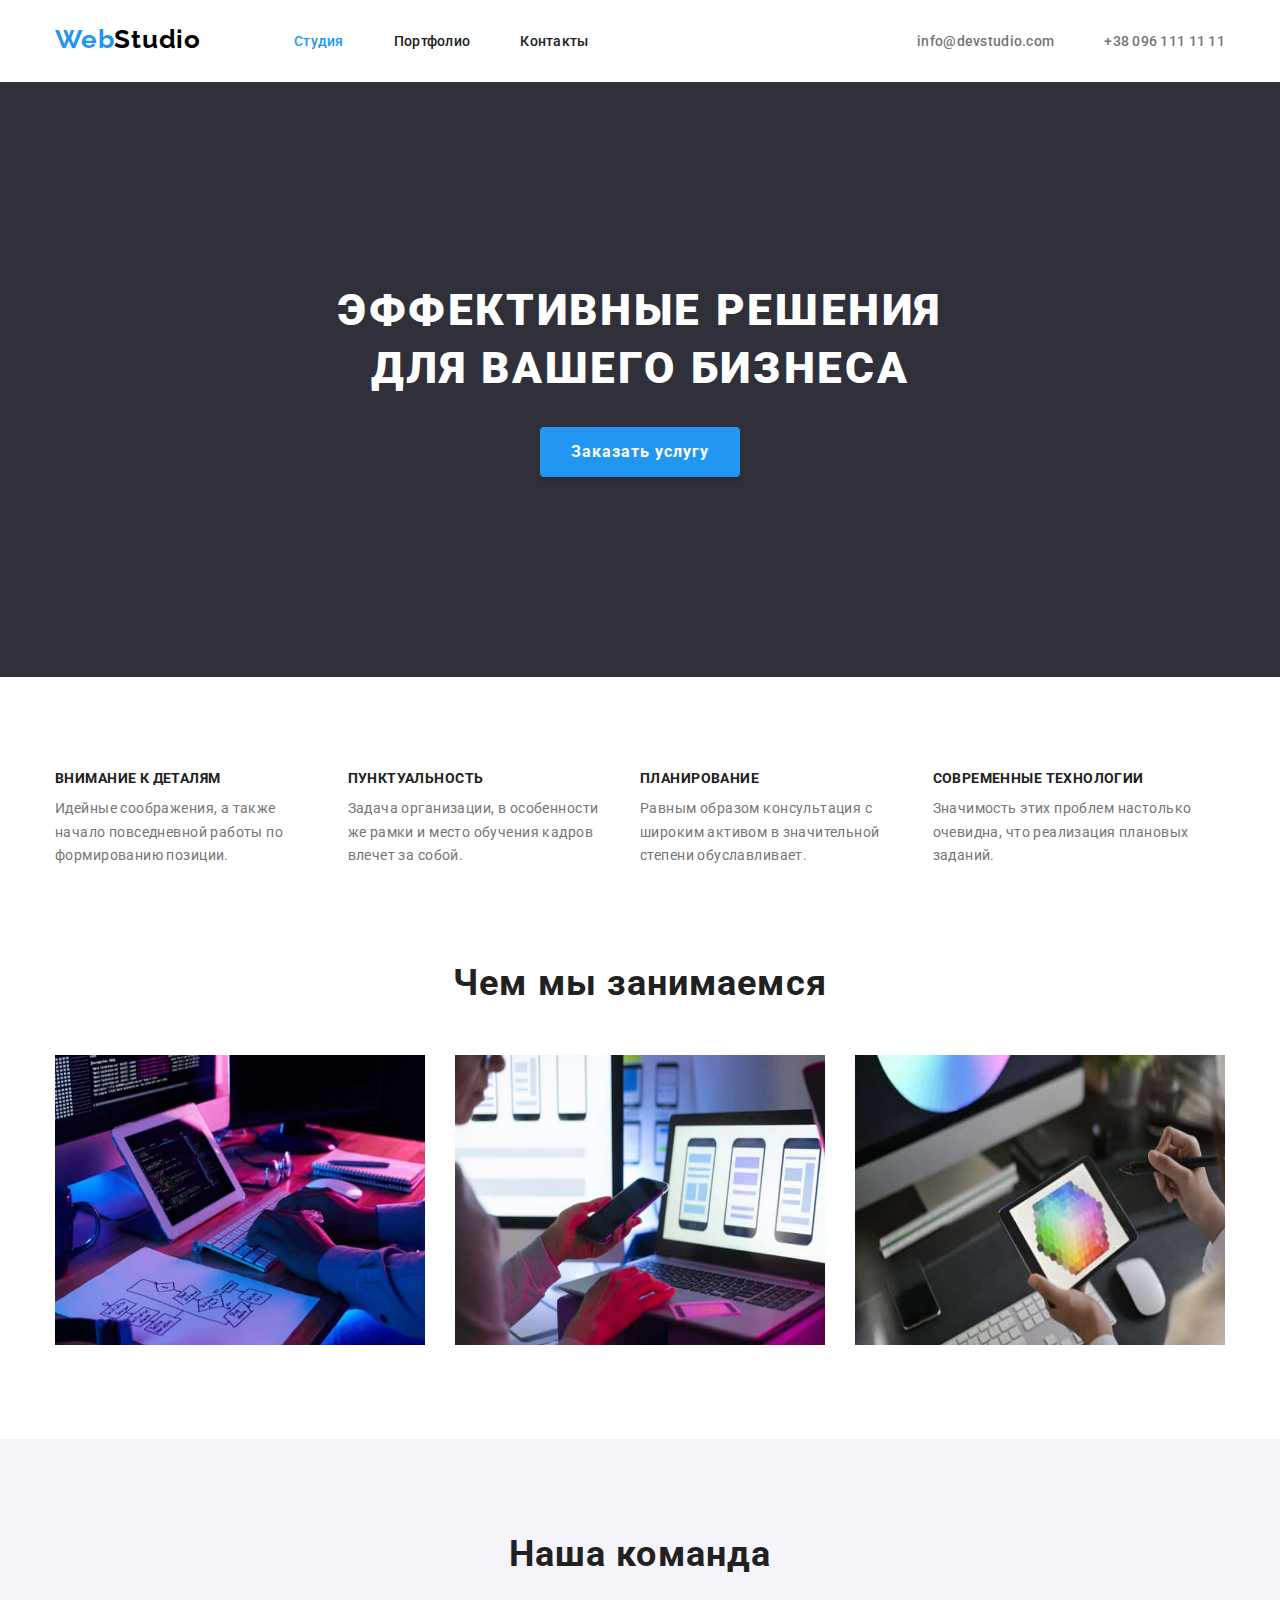
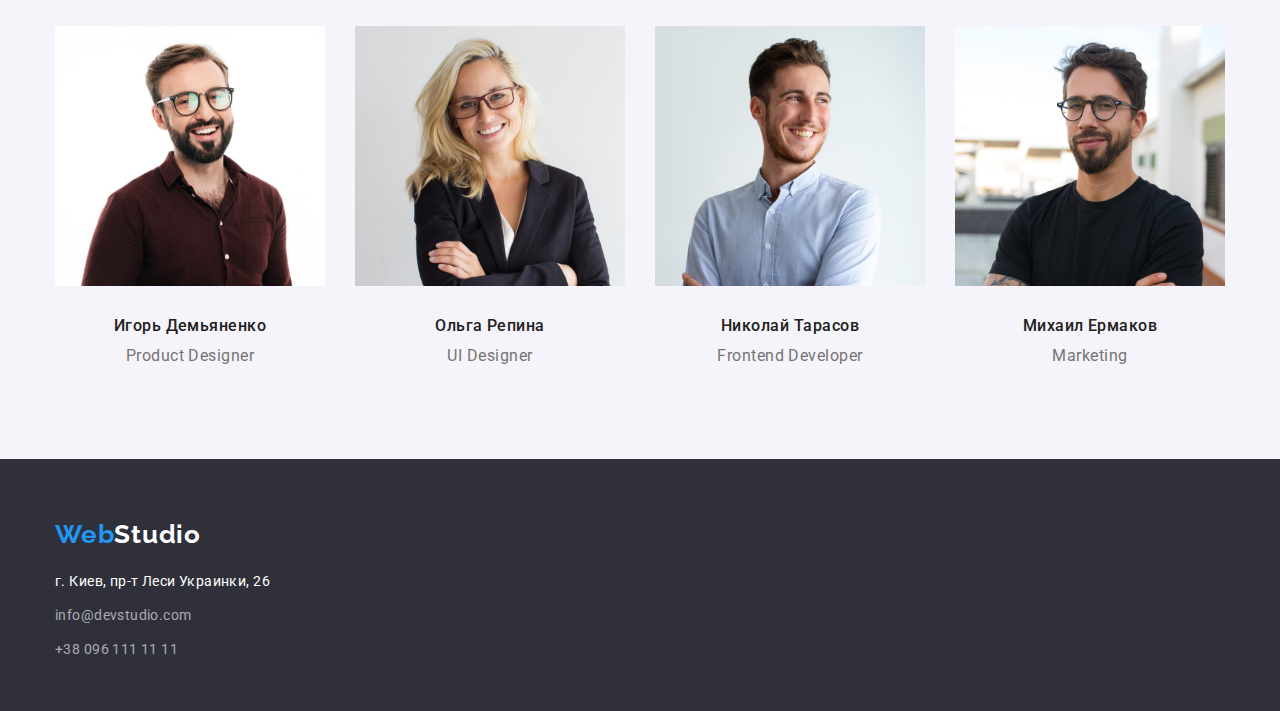
<file: index.html>
<!DOCTYPE html>
<html lang="en">
<head>
<meta charset="UTF-8">
<meta http-equiv="X-UA-Compatible" content="IE=edge">
<meta name="viewport" content="width=device-width, initial-scale=1.0">
<link rel="stylesheet" href="https://cdnjs.cloudflare.com/ajax/libs/modern-normalize/1.0.0/modern-normalize.min.css">
<link rel="preconnect" href="https://fonts.googleapis.com">
<link rel="preconnect" href="https://fonts.gstatic.com" crossorigin>
<link href="https://fonts.googleapis.com/css2?family=Raleway:wght@700&family=Roboto:wght@400;500;700;900&display=swap"
    rel="stylesheet">
<title>WebStudio</title>
<link rel="stylesheet" href="css/style.css">
</head>
<body class="info_main">
    <header>
        <nav class="nav-style">
            <div class="container style-container">
                <a class="webStudio dio">Web<span class="colorweb">Studio</span></a>
                 <ul class="style-studio">
                <li class="a_studio activity">
                    <a href="./studio.html" class="studio current">Студия</a>
                </li>
                <li class="a_studio activity">
                    <a href="./portfolio.html" class="portfolio">Портфолио</a>
                </li>
                <li class="a_studio activity">
                    <a href="./contakts.html" class="contakts">Контакты</a>
                </li>
            </ul>
                <ul class="style-info">
                <li class="a_studio activity">
                     <a href="mailtoinfo@devstudio.com" class="link_info">info@devstudio.com</a>
                </li>
                <li class="a_studio activity">
                <a href="tel+380961111111" class="link_info">+38 096 111 11 11</a>
                </li>
                 </ul>
         </div>
     </nav>
    </header>
    <main>
        
        <section class="style-section">
            <div class="container">
            <h1 lang="ru" class="style_round">
                Эффективные решения для вашего бизнеса
            </h1>
            <div class="style-button">
            <button type="button" class="info_button">Заказать услугу</button>
            </div>
        </div>

        </section>
        
       
        <section class="section">
            <div class="container">
            <ul class="paragraph">
            <li class="a_studio style-paragraph">
                <h3 class="info_team">Внимание к деталям</h3>
                <p class="text_team">Идейные соображения, а также начало повседневной работы по формированию позиции.</p>
            </li>
                    
            <li class="a_studio style-paragraph">
                <h3 class="info_team">Пунктуальность</h3>
                <p class="text_team">Задача организации, в особенности же рамки и место обучения кадров влечет за собой.</p>
            </li>
                
            <li class="a_studio style-paragraph">
                <h3 class="info_team">Планирование</h3>
                <p class="text_team">Равным образом консультация с широким активом в значительной степени обуславливает.</p>
            </li>
                      
            <li class="a_studio style-paragraph">
                <h3 class="info_team">Современные технологии</h3>
                <p class="text_team">Значимость этих проблем настолько очевидна, что реализация плановых заданий.</p>
            </li>
                    
            </ul>
            </div>
            </section>
            
        <section class="section style-works">
            <div class="container">

                <h2 class="work_team">Чем мы занимаемся</h2>
                <ul class="style-work">
                    <li class="a_studio style-img">
                        <img src="./images/5.jpg" alt="Стол" width="370" height="290">
                    </li>
                    <li class="a_studio style-img ">
                        <img src="./images/6.jpg" alt="Комп" width="370" height="290">
                    </li>
                    <li class="a_studio style-img"> 
                        <img src="./images/7.jpg" alt="Планшет" width="370" height="290">
                    </li>
                </ul>      
        </div>
            </section>
        
        
        <section class="section style-teams">
            <div class="container">
            <h2 class="work_team">Наша команда</h2>
            <ul class="info-team">
                <li class="a_studio team-id">
                    <img src="./images/img(4)-1.jpg" alt="man" width="270" height="260">
                        <h3 class="id_team style-id">Игорь Демьяненко</h3>
                        <p class="skil_team style-skill">Product Designer</p> 
                </li>
                <li class="a_studio team-id">
                    <img src="./images/img(1)-1.jpg" alt="man" width="270" height="260">
                        <h3 class="id_team style-id">Ольга Репина</h3>
                        <p class="skil_team style-skill">UI Designer</p> 
                </li>
                <li class="a_studio team-id">
                    <img src="./images/img(2)-1.jpg" alt="man" width="270" height="260">
                       <h3 class="id_team style-id">Николай Тарасов</h3>
                       <p class="skil_team style-skill">Frontend Developer</p> 
                </li>
                <li class="a_studio team-id">
                    <img src="./images/img(3)-1.jpg" alt="man" width="270" height="260">
                       <h3 class="id_team style-id">Михаил Ермаков</h3>
                       <p class="skil_team style-skill">Marketing</p> 
                </li>
            </ul>
        </div>
        </section>
       
    </main>
        
            <footer class="info_link">
                <div class="container">
                <a class="webStudio_2">Web<span class="style_studio">Studio</span></a>
                <address>
                    <ul>
                        <li class="a_studio styly-ly"><p class="link_street">г. Киев, пр-т Леси Украинки, 26</p></li>
                        <li class="a_studio styly-ly"><a href="mailtoinfo@devstudio.com" class="link_infos">info@devstudio.com</a></li>
                        <li class="a_studio styly-ly"><a href="tel+380961111111" class="link_infos">+38 096 111 11 11</a></li> 
                    </ul>
                </address>
            </div>
            </footer>
            
</body>
</html>
</file>
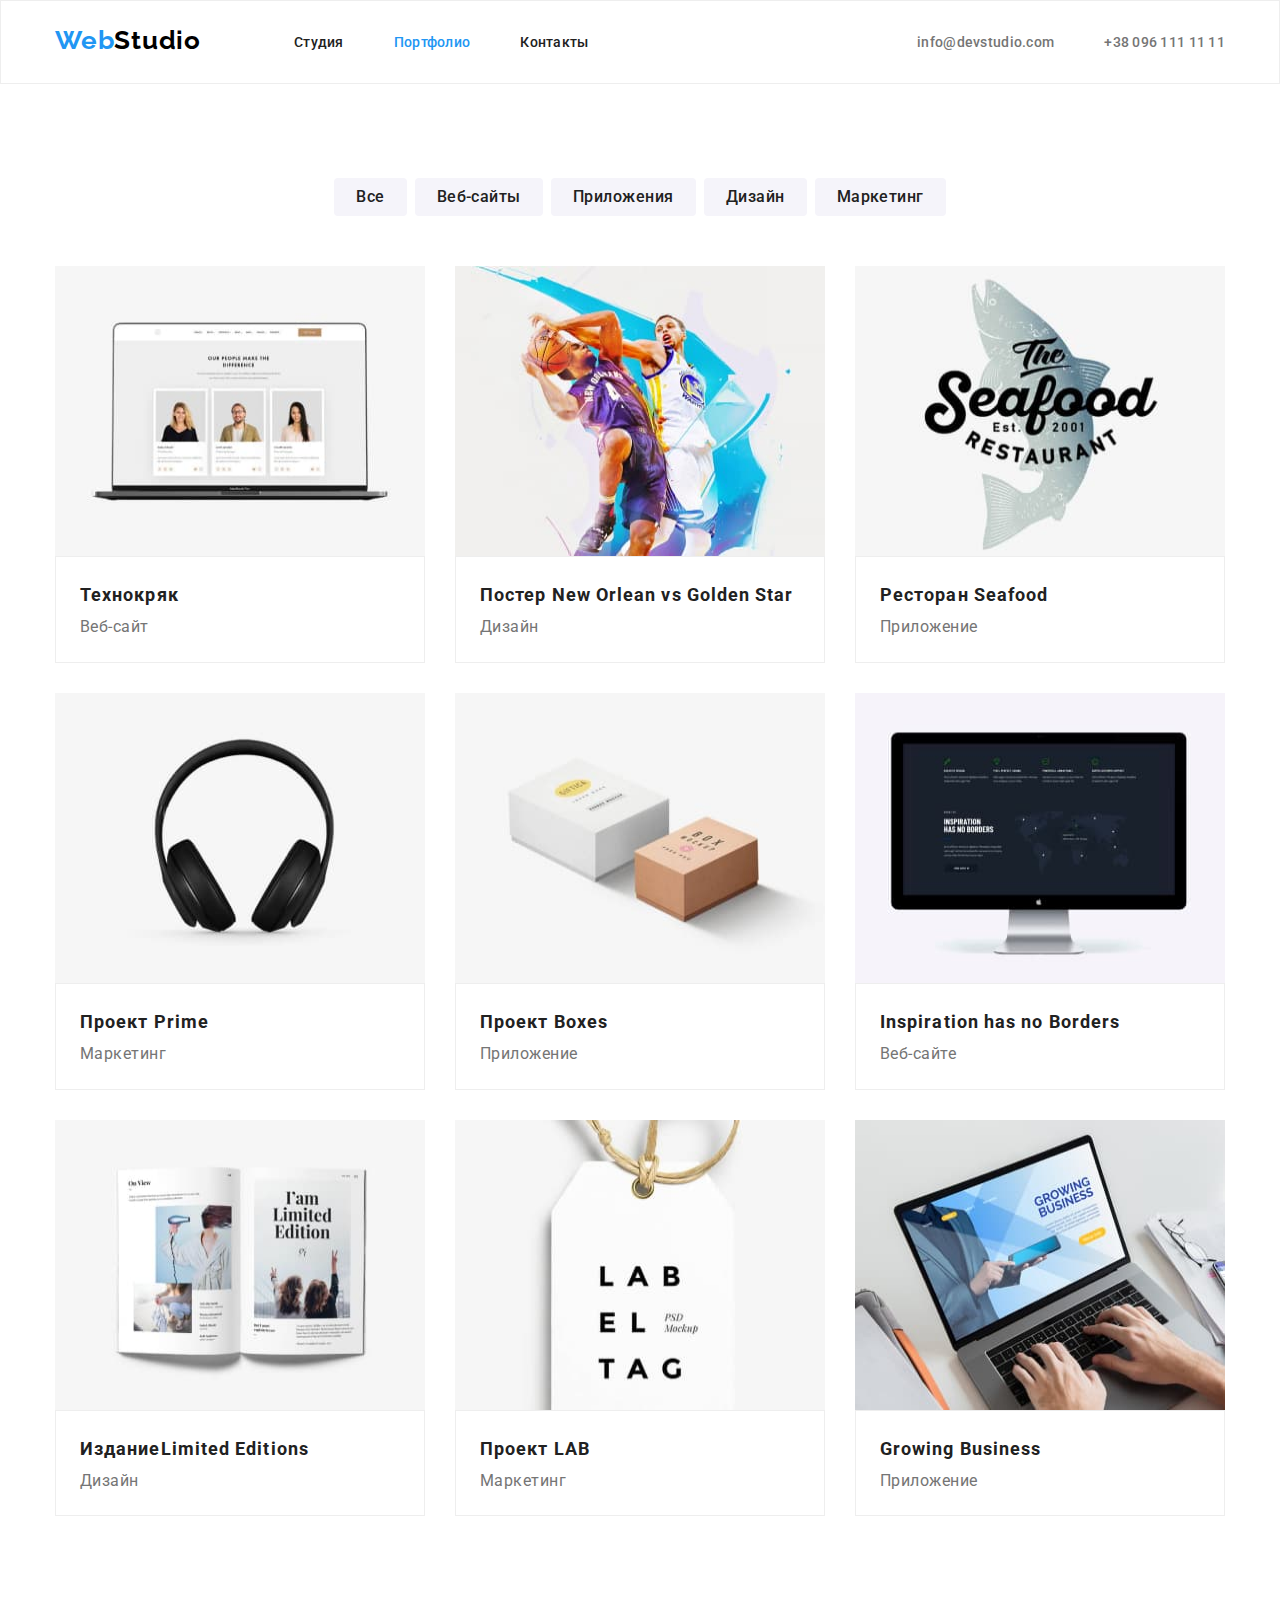
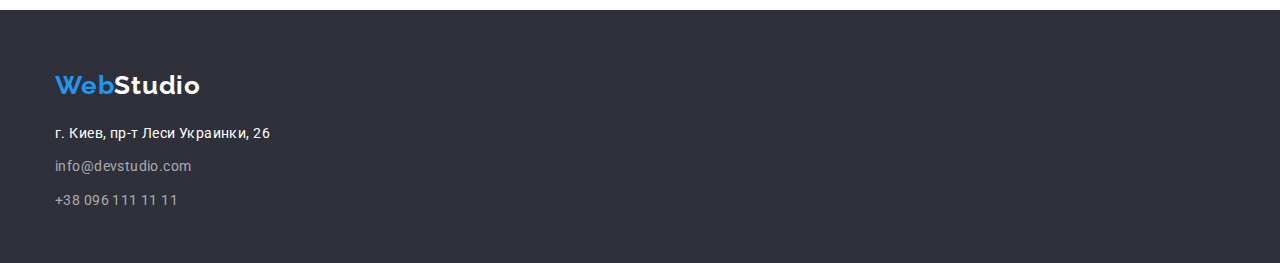
<file: portfolio.html>
<!DOCTYPE html>
<html lang="ru">
<head>
    <meta charset="UTF-8">
    <meta http-equiv="X-UA-Compatible" content="IE=edge">
    <meta name="viewport" content="width=device-width, initial-scale=1.0">
    <link rel="stylesheet" href="https://cdnjs.cloudflare.com/ajax/libs/modern-normalize/1.0.0/modern-normalize.min.css">
    <link rel="preconnect" href="https://fonts.googleapis.com">
    <link rel="preconnect" href="https://fonts.gstatic.com" crossorigin>
    <link href="https://fonts.googleapis.com/css2?family=Raleway:wght@700&family=Roboto:wght@400;500;700;900&display=swap"
        rel="stylesheet">
    <title>WebStudio</title>
    <link rel="stylesheet" href="css/style.css">
</head>
<body class="info_main">
    <header class="header-solid">
        <nav class="nav-style">
            <div class="container style-container">
                <a class="webStudio dio">Web<span class="colorweb">Studio</span></a>
                <ul class="style-studio">
                    <li class="a_studio activity">
                        <a href="./index.html" class="studio">Студия</a>
                    </li>
                    <li class="a_studio activity">
                        <a href="./portfolio.html" class="portfolio current">Портфолио</a>
                    </li>
                    <li class="a_studio activity">
                        <a href="./contakts.html" class="contakts">Контакты</a>
                    </li>
                </ul>
              <ul class="style-info">
                <li class="a_studio activity">
                    <a href="mailtoinfo@devstudio.com" class="link_info">info@devstudio.com</a>
                </li>
                <li class="a_studio activity">
                    <a href="tel+380961111111" class="link_info">+38 096 111 11 11</a>
                </li>
              </ul>
            </div>
        </nav>
    </header>
    <main>
        <section class="section">
            <div class="container">
            <ul class="style-buttons">
                <li class="a_studio buttons-skill">
                    <button type="button" class="info_buttons">Все</button>
                </li>
                <li class="a_studio buttons-skill">
                    <button type="button" class="info_buttons">Веб-сайты</button>
                </li>
                <li class="a_studio buttons-skill">
                    <button type="button" class="info_buttons">Приложения</button>
                </li>
                <li class="a_studio buttons-skill">
                    <button type="button" class="info_buttons">Дизайн</button>
                </li>
                <li class="a_studio buttons-skill">
                    <button type="button" class="info_buttons">Маркетинг</button>
                </li>
            </ul>
                <ul class="studio-work">
                    <li class="a_studio team-ids"><img src="./images/img.jpg" width="370" height="290" alt="Ноут">
                        <div class="poster-style">
                        <h3 class="style_work ">Технокряк</h3>
                        <p class="style_skill ">Веб-сайт</p>
                        </div>
                    </li>
                    
                
                    <li class="a_studio team-ids"><img src="./images/img(1).jpg" width="370" height="290" alt="Постер">
                        <div class="poster-style">
                        <h3 class="style_work ">Постер <span lang="en">New Orlean vs Golden Star</span></h3>
                        <p class="style_skill ">Дизайн</p>
                        </div>
                    </li>
                    
                
                    <li class="a_studio team-ids"><img src="./images/img(2).jpg" width="370" height="290" alt="Постер">
                        <div class="poster-style">
                        <h3 class="style_work ">Ресторан <span lang="en">Seafood</span></h3>
                        <p class="style_skill ">Приложение</p>
                        </div>
                    </li>
                    
               
                    <li class="a_studio team-ids"><img src="./images/img(3).jpg" width="370" height="290" alt="Наушники">
                        <div class="poster-style">
                        <h3 class="style_work ">Проект Prime</h3>
                        <p class="style_skill ">Маркетинг</p>
                        </div>
                    </li>
                    
             
                    <li class="a_studio team-ids"><img src="./images/img(4).jpg" width="370" height="290" alt="Коробки">
                        <div class="poster-style">
                        <h3 class="style_work ">Проект Boxes</h3>
                        <p class="style_skill ">Приложение</p>
                        </div>
                    </li>
                    
               
                    <li class="a_studio team-ids"><img src="./images/img(5).jpg" width="370" height="290" alt="Монитор">
                        <div class="poster-style">
                        <h3 class="style_work " lang="en">Inspiration has no Borders</h3>
                        <p class="style_skill ">Веб-сайте</p>
                        </div>
                    </li>
                    
               
                    <li class="a_studio team-ids"><img src="./images/img(6).jpg" width="370" height="290" alt="Книга">
                        <div class="poster-style">
                        <h3 class="style_work ">Издание<span lang="en">Limited Editions</span></h3>
                        <p class="style_skill ">Дизайн</p>
                        </div>
                    </li>
                    
              
                    <li class="a_studio team-ids"><img src="./images/img(7).jpg" width="370" height="290" alt="Бирка">
                        <div class="poster-style">
                        <h3 class="style_work ">Проект <span lang="en">LAB</span></h3>
                        <p class="style_skill ">Маркетинг</p>
                        </div>
                    </li>
                    
                
                    <li class="a_studio team-ids"><img src="./images/img(8).jpg" width="370" height="290" alt="Бирка">
                        <div class="poster-style">
                        <h3 class="style_work ">Growing Business</h3>
                        <p class="style_skill">Приложение</p>
                        </div>
                    </li>
                    
                </ul>
                </div>
        </section>
        
    </main>
    <footer class="info_link">
        <div class="container">
            <a class="webStudio_2">Web<span class="style_studio">Studio</span></a>
            <address>
                <ul>
                    <li class="a_studio styly-ly">
                        <p class="link_street">г. Киев, пр-т Леси Украинки, 26</p>
                    </li>
                    <li class="a_studio styly-ly"><a href="mailtoinfo@devstudio.com"
                            class="link_infos">info@devstudio.com</a></li>
                    <li class="a_studio styly-ly"><a href="tel+380961111111" class="link_infos">+38 096 111 11 11</a></li>
                </ul>
            </address>
        </div>
    </footer>
</body>
</html>
</file>
<file: css/style.css>
h1,
h2,
h3,
h4,
p,
ul {
    margin-top: 0;
    margin-bottom: 0;
    padding-left: 0;
}
img{
    display: block;
}
*
* *::before,
*::after {
    box-sizing: border-box;
    }
.container{
    width: 1200px;
    margin-left: auto;
    margin-right: auto;
    padding-left: 15px;
    padding-right: 15px;
}
/*Шапка*/
.header-solid{
    border: 1px solid #EEEEEE;
}
.nav-style{
    display: flex;
}
.style-studio{
    display: flex;
}
.style-info{
    display: flex;
    margin-left: auto; 
}
.style-container{
    display: flex;
}
.activity{
    margin-right: 50px;  
    padding-top: 32px;
    padding-bottom: 32px;
  
}
.activity:last-child{
    margin-right: 0;
}
.dio{
    margin-right: 93px;
    padding-top: 24px;
    padding-bottom: 25px;
}
/*Секция ефективные решения */
.style-section{
    background: #2F303A;
    padding: 200px 0;
    text-align: center;
}

/*пункты работы */
.section{
    padding-top: 94px;
    padding-bottom: 94px;
    
}
.style-paragraph{
    width: 270px;
    margin-right: 30px;
}
.paragraph{
    display: flex;
}
.style-paragraph:last-child{
    margin-left: 0;
}

/*чем занимаемся */
.style-work{
    display: flex;
}
.style-img{
    margin-right: 30px;
}
.style-img:last-child{
    margin-right: 0;
}
.style-works{
    padding-top: 0;
    
}
/*Наша Команда*/
.info-team{
    display: flex;
}
.team-id{
    margin-right: 30px;
}
.team-id:last-child{
    margin-right: 0;
}
.style-id{
    margin-top: 30px;
    text-align: center;
}
.style-skill{
    margin-top: 10px;
    text-align: center;
}
.style-teams{
    background: #F5F4FA;
}
/*Подвал*/
.styly-ly{
   margin-bottom: 10px;
}
.styly-ly:last-child {
    margin-bottom: 0;
}
.info_main {
    background: #FFFFFF;
    font-family: 'Roboto', 'Raleway';

}
.webStudio {
    font-family: 'Raleway';
    font-style: normal;
    font-weight: 700;
    font-size: 26px;
    line-height: 1.2;
    letter-spacing: 0.03em;
    color: #2196F3;

}
.colorweb {
    font-family: 'Raleway';
    font-style: normal;
    font-weight: 700;
    font-size: 26px;
    line-height: 1.2;
    letter-spacing: 0.03em;
    color:black;
}

.studio {
    font-weight: 500;
    font-size: 14px;
    line-height: 1.14;
    letter-spacing: 0.02em;
    color: #212121;
    text-decoration: none;
    width: 49px;
    height: 16px;
}
.studio.current{
    color:#2196F3
}
.a_studio{
  
    list-style: none;
}


.portfolio {
    font-weight: 500;
    font-size: 14px;
    line-height: 1.14;
    letter-spacing: 0.02em;
    text-decoration: none;
    color: #212121;
    width: 77px;
    height: 16px;
}
.portfolio.current {
    color: #2196F3
}
.contakts {
    font-weight: 500;
    font-size: 14px;
    line-height: 1.14;
    letter-spacing: 0.02em;
    text-decoration: none;
    color: #212121;
    width: 68px;
    height: 16px;
    
}

.link_info {
    font-weight: 500;
    font-size: 14px;
    line-height: 1.2;
    letter-spacing: 0.02em;
    color: #757575;
    list-style: none;
    text-decoration: none;
}

/*Еффективное решение*/

.style_round {
  
    font-family: 'Roboto';
    font-style: normal;
    font-weight: 900;
    font-size: 44px;
    line-height: 1.3;
    text-align: center;
    letter-spacing: 0.06em;
    text-transform: uppercase;
    margin: auto;
    color: #FFFFFF;
    width: 690px;
}

/*Кнопка*/
.info_button{
    margin-top: 30px;
    letter-spacing: 0.06em;
    font-family: 'Roboto';
    font-style: normal;
    font-weight: 700;
    font-size: 16px;
    line-height: 1.9;
    width: 200px;
    height: 50px;
    background: #2196F3;
    box-shadow: 0px 4px 4px rgba(0, 0, 0, 0.15);
    border-radius: 4px;
    color: #FFFFFF;
    cursor: pointer;
    margin: auto;
    text-align: center;
    border: none;   
  
}
.style-button{
    display: block;
    margin-top: 30px;
}

/*Пункты в работе*/
.info_team {
    margin-bottom: 10px;
    font-family: 'Roboto';
    font-style: normal;
    font-weight: 700;
    font-size: 14px;
    line-height: 1.14;
    letter-spacing: 0.03em;
    text-transform: uppercase;
    color: #212121;

}

.text_team {
    font-family: 'Roboto';
    font-style: normal;
    font-weight: 400;
    font-size: 14px;
    line-height: 1.7;
    letter-spacing: 0.03em;
    color: #757575;
}

.work_team {
    text-align: center;
    margin-bottom: 50px;
 
    font-family: 'Roboto';
    font-style: normal;
    font-weight: 700;
    font-size: 36px;
    line-height: 1.2;
    letter-spacing: 0.03em;
    color: #212121;
}

.id_team {
    font-family: 'Roboto';
    font-style: normal;
    font-weight: 500;
    font-size: 16px;
    line-height: 1.2;
    letter-spacing: 0.03em;
    color: #212121;
}

.skil_team {
    font-family: 'Roboto';
    font-style: normal;
    font-weight: 400;
    font-size: 16px;
    line-height: 1.2;
    letter-spacing: 0.03em;
    color: #757575;
}

/*подвал*/

.webStudio_2 {
   display: block;
   margin-bottom: 20px;
    font-family: 'Raleway';
    font-style: normal;
    font-weight: 700;
    font-size: 26px;
    line-height: 1.2;
    letter-spacing: 0.03em;
    color: #2196F3;
}

.style_studio {
    
    font-family: 'Raleway';
    font-style: normal;
    font-weight: 700;
    font-size: 26px;
    line-height: 1.2;
    letter-spacing: 0.03em;
    color: white;
}

.link_infos {
    font-family: 'Roboto';
    font-style: normal;
    font-weight: 400;
    font-size: 14px;
    line-height: 1.7;
    letter-spacing: 0.03em;
    color: rgba(255, 255, 255, 0.6);
    text-decoration: none;

}

.info_link {
    background: #2F303A;
    padding-top: 60px;
    padding-bottom: 50px;
}
.link_street{
    font-family: 'Roboto';
        font-style: normal;
        font-weight: 400;
        font-size: 14px;
        line-height:1.7;
        letter-spacing: 0.03em;
        color: #FFFFFF;
}
/*СТИЛИ ВТОРОЙ СТРАНИЦИ*/
/*Кнопки*/
.style-buttons{
    display: flex;  
    justify-content: center;
}
.buttons-skill{
    margin-right: 8px;
    
}
.buttons-skill:last-child {
    margin-right: 0;
}
/*Портфолио Стулий*/
.studio-work{
    margin-top: 50px;
    display: flex;
    flex-wrap: wrap;
}
.team-ids {
    margin-right: 30px;
    margin-bottom: 30px;
}
.team-ids:nth-child(3n+3){
    margin-right: 0;
}
.team-ids:nth-last-child(-n+3) {
    margin-bottom: 0;
}
.poster-style{
    padding: 20px 24px 20px 24px;
    border: 1px solid #EEEEEE;
}

.studio_style {
    font-family: 'Roboto';
    font-style: normal;
    font-weight: 500;
    font-size: 14px;
    line-height: 1.14;
    letter-spacing: 0.02em;
    text-decoration: none;
    color: #212121;
}
.portfolio_style{
    font-family: 'Roboto';
    font-style: normal;
    font-weight: 500;
    font-size: 14px;
    line-height: 1.14;
    letter-spacing: 0.02em;
    color: #2196F3;
    text-decoration: none;
}
.info_buttons{
    padding: 6px 22px 6px 22px;
    background: #F5F4FA;
    border-radius: 4px;
    font-family: 'Roboto';
    font-style: normal;
    font-weight: 500;
    font-size: 16px;
    line-height: 1.6;
    text-align: center;
    letter-spacing: 0.03em;
    color: #212121;
    border: none;
    cursor: pointer;
    margin: auto;
}
.info_buttons:hover{
        
        color: #FFFFFF;
        background: #2196F3;
        box-shadow: 0px 3px 1px rgba(0, 0, 0, 0.1), 0px 1px 2px rgba(0, 0, 0, 0.08), 0px 2px 2px rgba(0, 0, 0, 0.12);
        border-radius: 4px;
}

.style_work{
    
font-family: 'Roboto';
    font-style: normal;
    font-weight: 700;
    font-size: 18px;
    line-height: 2;
    letter-spacing: 0.06em;
    color: #212121;
}
.style_skill{
font-family: 'Roboto';
    font-style: normal;
    font-weight: 400;
    font-size: 16px;
    line-height: 1.8;

    letter-spacing: 0.03em;

    color: #757575;
}
</file>
